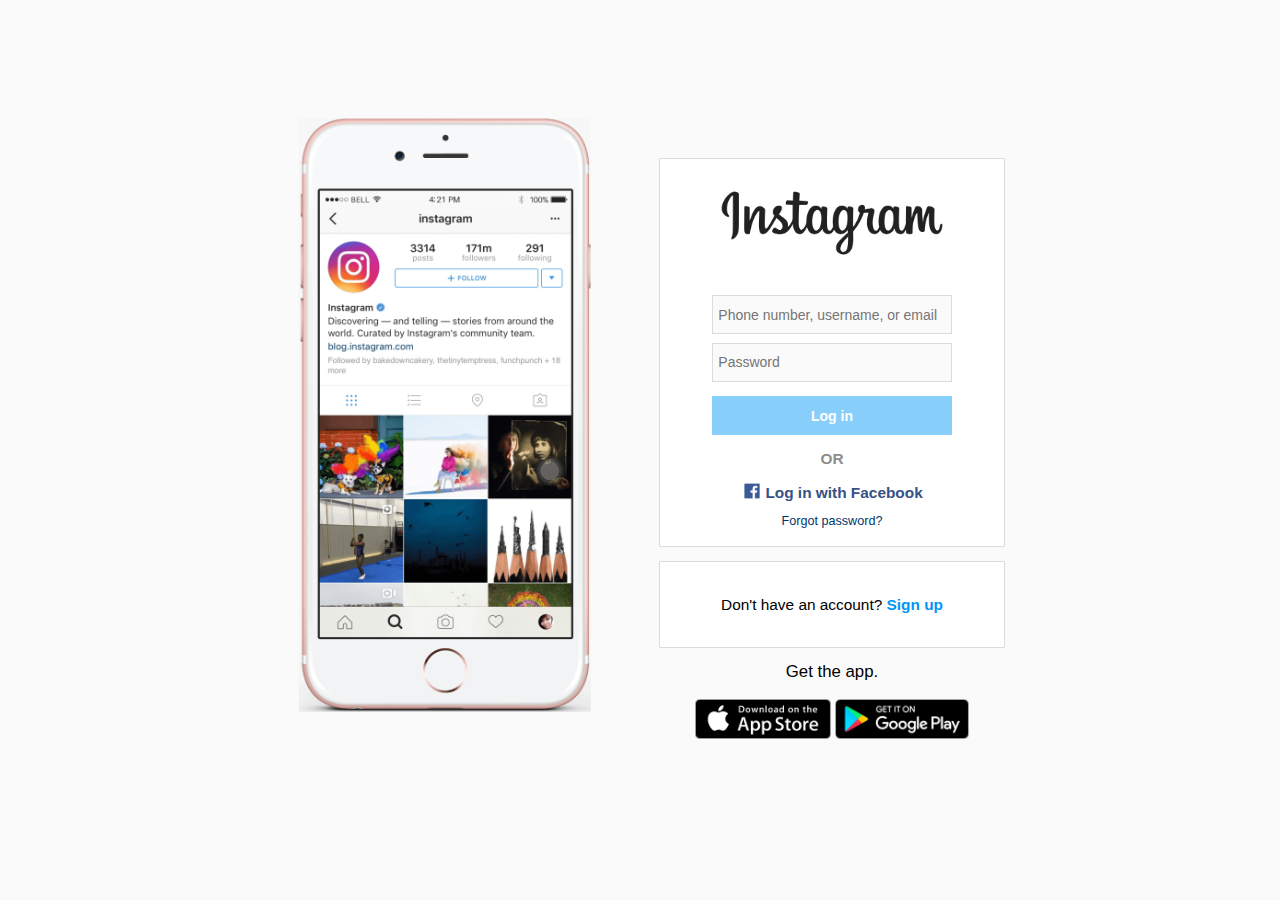
<file: instagram clone/index.html>
<!DOCTYPE html>
<html lang="en">
<head>
  <meta charset="UTF-8">
  <meta name="viewport" content="width=device-width, initial-scale=1.0">
  <title>Instagram Copy</title>

  <link rel="stylesheet" href="style.css">
</head>
<body>
  
  <div class="wrapper">

    <div class="insta-phone">
      <img src="./images/phone-insta.png" alt="phone"> <!-- Couldn't find an image with transparent bg -->
    </div>

    <div class="login">
      <div class="container">
        <img src="./images/logo.png" class="insta-logo" alt="instagram logo">
        <form action="">
          <input type="text" name="" id="" placeholder="Phone number, username, or email" required>
          <input type="text" placeholder="Password" required>
          <button type="submit">Log in</button>            
        </form>
        <p class="or">OR</p> 
        <button id="fb-button"> <span><img src="./images/facebook_logos_PNG19751.png" alt="Facebook logo"></span> Log in with Facebook</button>
        <a href="#" class="reset-password">Forgot password?</a>
      </div>
        <div class="container">
        <p>Don't have an account? <a href="#" class="new-acc">Sign up</a></p>
        </div>

        <footer>
          <p>Get the app.</p>
          <div>
            <img src="./images/app-button.png" alt="">
            <img src="./images/google-button.png" alt="">
          </div>
        </footer>
    </div>

  </div>

</body>
</html>
</file>
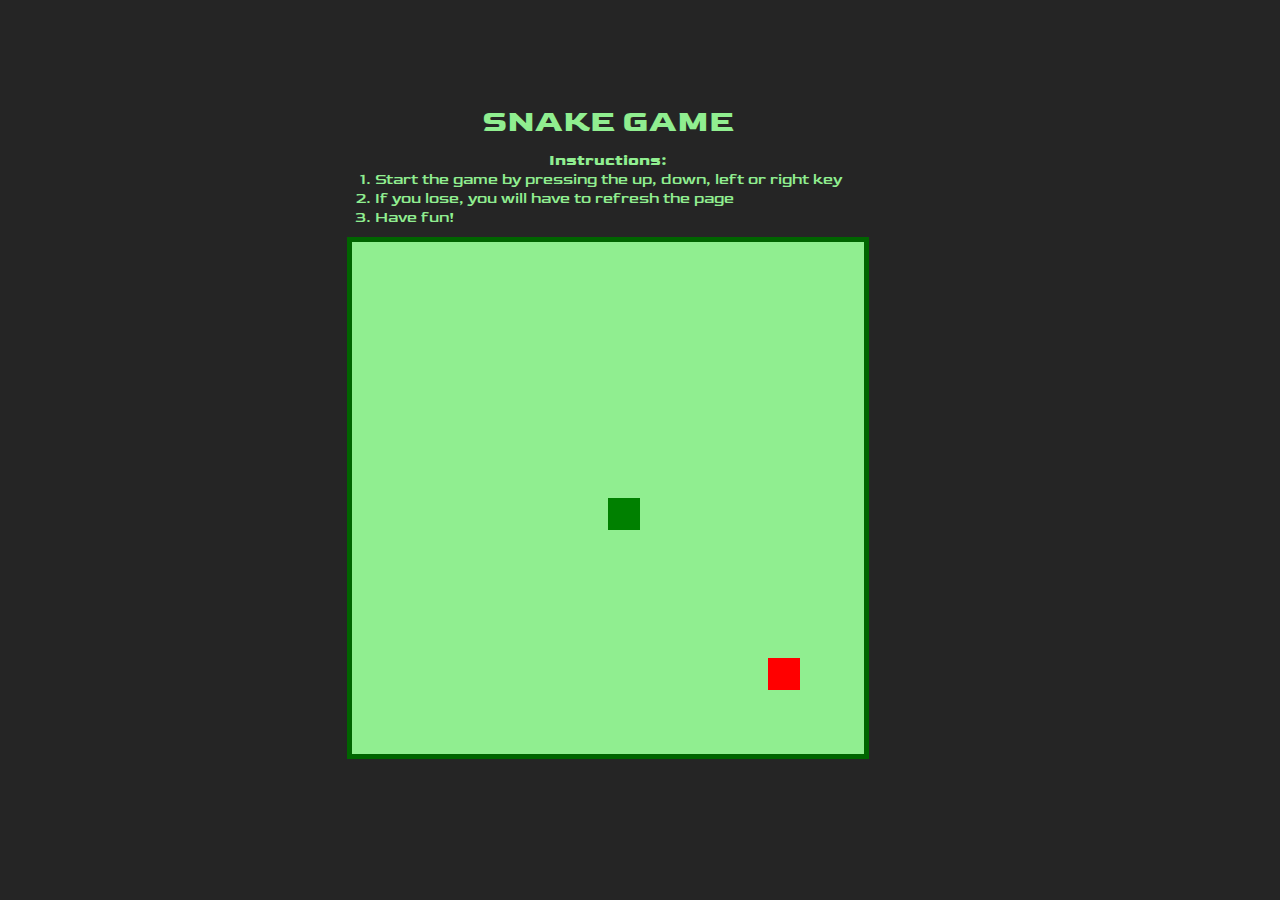
<file: snake-game/index.html>
<!DOCTYPE html>
<html lang="en">
<head>
  <meta charset="UTF-8">
  <meta name="viewport" content="width=device-width, initial-scale=1.0">
  <meta http-equiv="X-UA-Compatible" content="ie=edge">
  <title>Snake Game</title>

  <link rel="preconnect" href="https://fonts.gstatic.com">
  <link href="https://fonts.googleapis.com/css2?family=Goldman:wght@700&display=swap" rel="stylesheet">
  <link rel="stylesheet" href="style.css">
</head>
<body>
  <div class="container">
    <h1>SNAKE GAME</h1>

    <h4>Instructions:</h4>
    <ol>
      <li>Start the game by pressing the up, down, left or right key</li>
      <li>If you lose, you will have to refresh the page</li>
      <li>Have fun!</li>
    </ol>

  </div>
  <div class="game">
    <canvas id="snake" width="512" height="512"></canvas>
  </div>

  <script src="main.js"></script>
</body>
</html>
</file>
<file: instagram clone/style.css>
* {
  padding: 0;
  margin: 0;
  box-sizing: border-box;
  text-decoration: none;
  font-family: 'Helvetica Neue', sans-serif;
  font-size: 14px;
  
}

body {
  width: 100%;
  min-height: 100vh;
  background: #fafafa;
  display: flex;
  justify-content: center;
}

.wrapper {
  width: 60%;
  display: flex;
  align-items: center;
  justify-content: start;
}

.insta-phone {
  display: flex;
  justify-content: center;
  width: 50%;
}

.insta-phone img {
  height: 50rem; 
}

.login {
  display: flex;
  align-items: center;
  justify-content: space-around;
  flex-direction: column;
  width: 50%;
  min-height: 34rem;
}

.container {
  display: flex;
  justify-content: space-between;
  align-items: center;
  flex-direction: column;
  background: #fff;
  border: 1px solid #dbdbdb;
  border-radius: 1px;
  width: 90%;
  padding: 1.3rem 0;
  margin-bottom: 1rem;
}

.insta-logo {
  height: 6rem;
}

.container form {
  display: flex;
  flex-direction: column;
  align-items: space-between;
  width: 70%;
  margin-top: 2.4rem;
}

form input {
  background: #fafafa;
  padding: .4rem;
  height: 2.8rem;
  border: 1px solid #dbdbdb;
}

form input + input {
  margin-top: .6rem;
}

form button {
  margin-top: 1rem;
  background: lightskyblue;
  border: none;
  height: 2.8rem;
  color: white;
  font-weight: bold;
}

#fb-button {
  border: none;
  background: #fff;
  display: flex;
  align-items: center;
  font-size: 1.1rem;
  font-weight: bold;
  color: #385185
}

#fb-button img {
  height: 16px;
  margin-right: .2rem;
}

.container a.reset-password {
  color: #00376b;
  font-size: 0.9rem;
  margin: 12px 0 0;
}

.container p {
  margin: 15px;
  font-size: 1.1rem;
}

.container a.new-acc {
  font-weight: bold;
  color: #0095f6;
  font-size: 1.1rem;
}

footer {
  text-align: center;
}

footer p {
  font-size: 1.2rem;
}

footer img {
  margin-top: 1.2rem;
  height: 40px;
}

.container .or {
  font-weight: 600;
  color: #8e8e8e;
}
</file>
<file: snake-game/style.css>
* {
  margin: 0;
  padding: 0;
  box-sizing: border-box;
}

body {
  height: 95vh;
  width: 95vw;
  display: flex;
  flex-direction: column;
  align-items: center;
  justify-content: center;
  background-color: rgb(37, 37, 37);
  color: lightgreen;
  font-family: 'Goldman', serif;
}

canvas {
  border: 5px solid darkgreen;
}

.container {
  padding: 10px;
  display: flex;
  flex-direction: column;
  justify-content: center;
  align-items: center;
}

.container h1 {
  margin-bottom: 10px;
}
</file>
